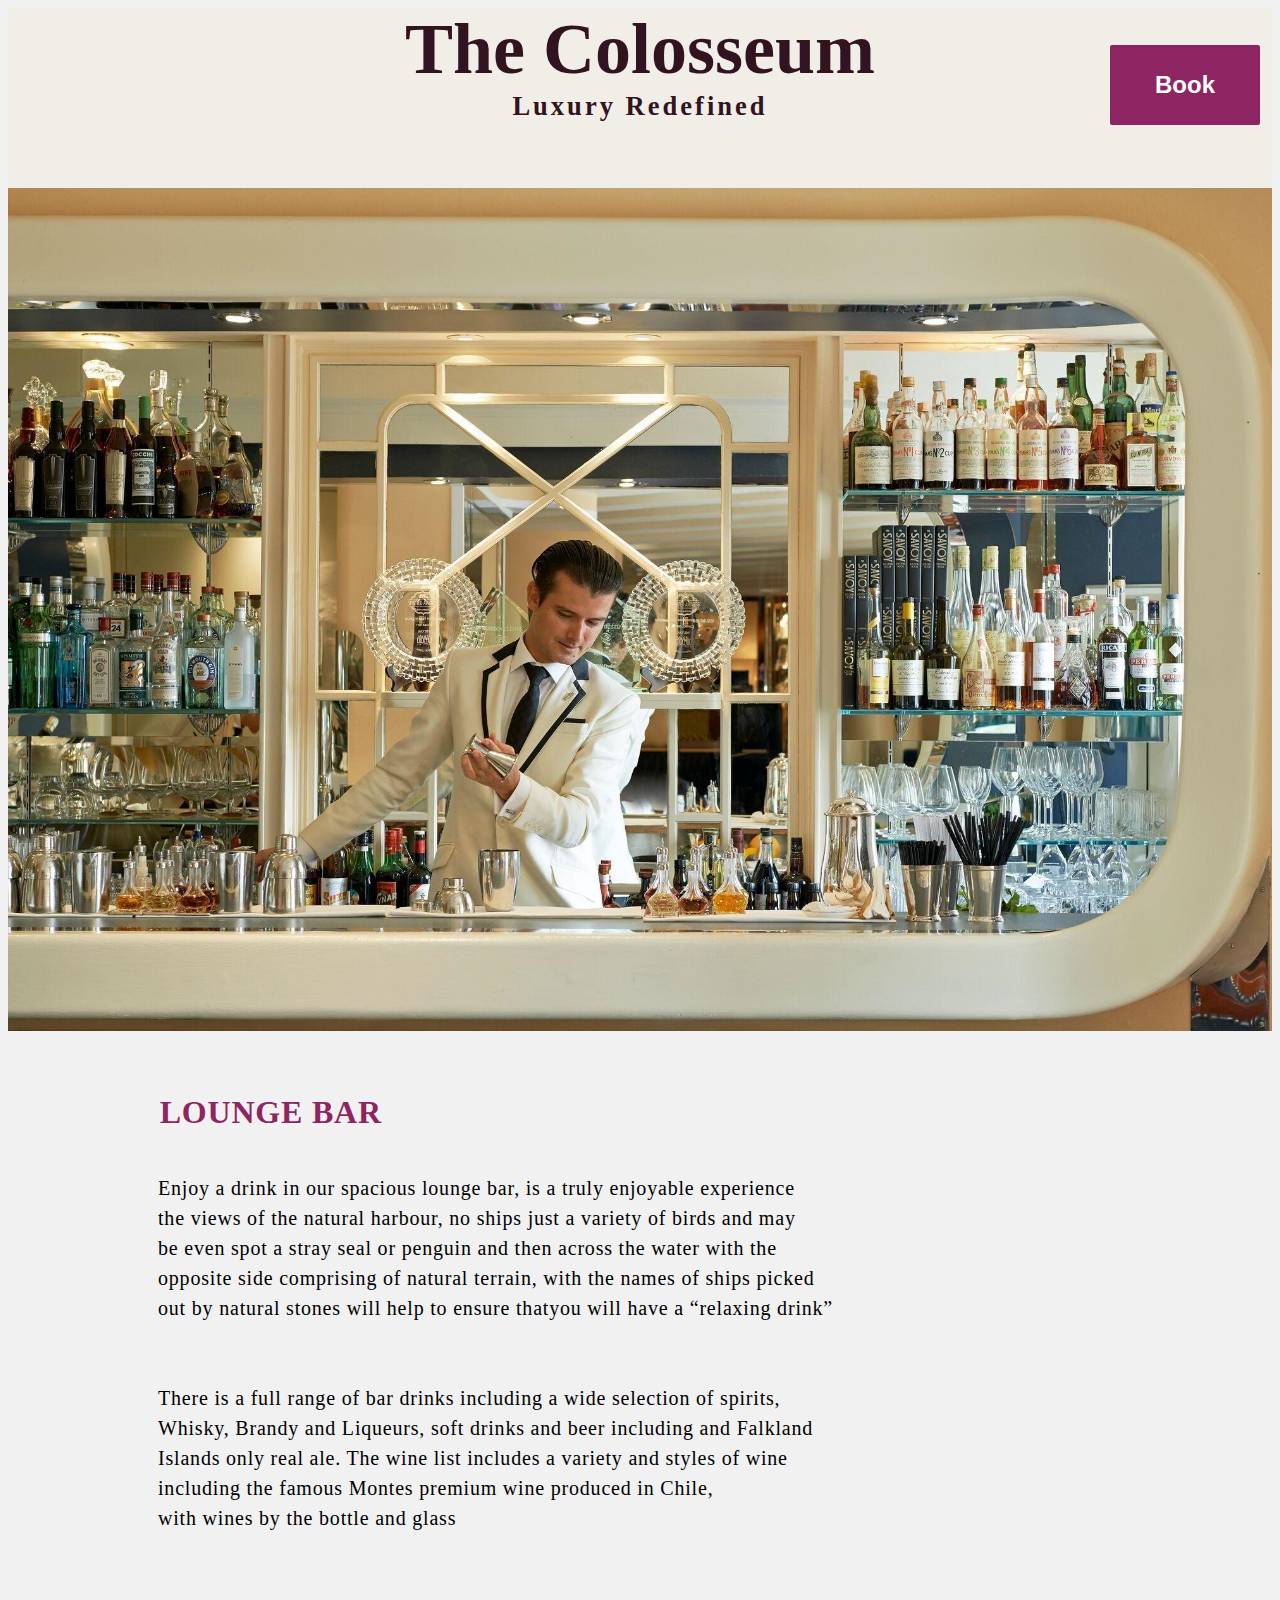
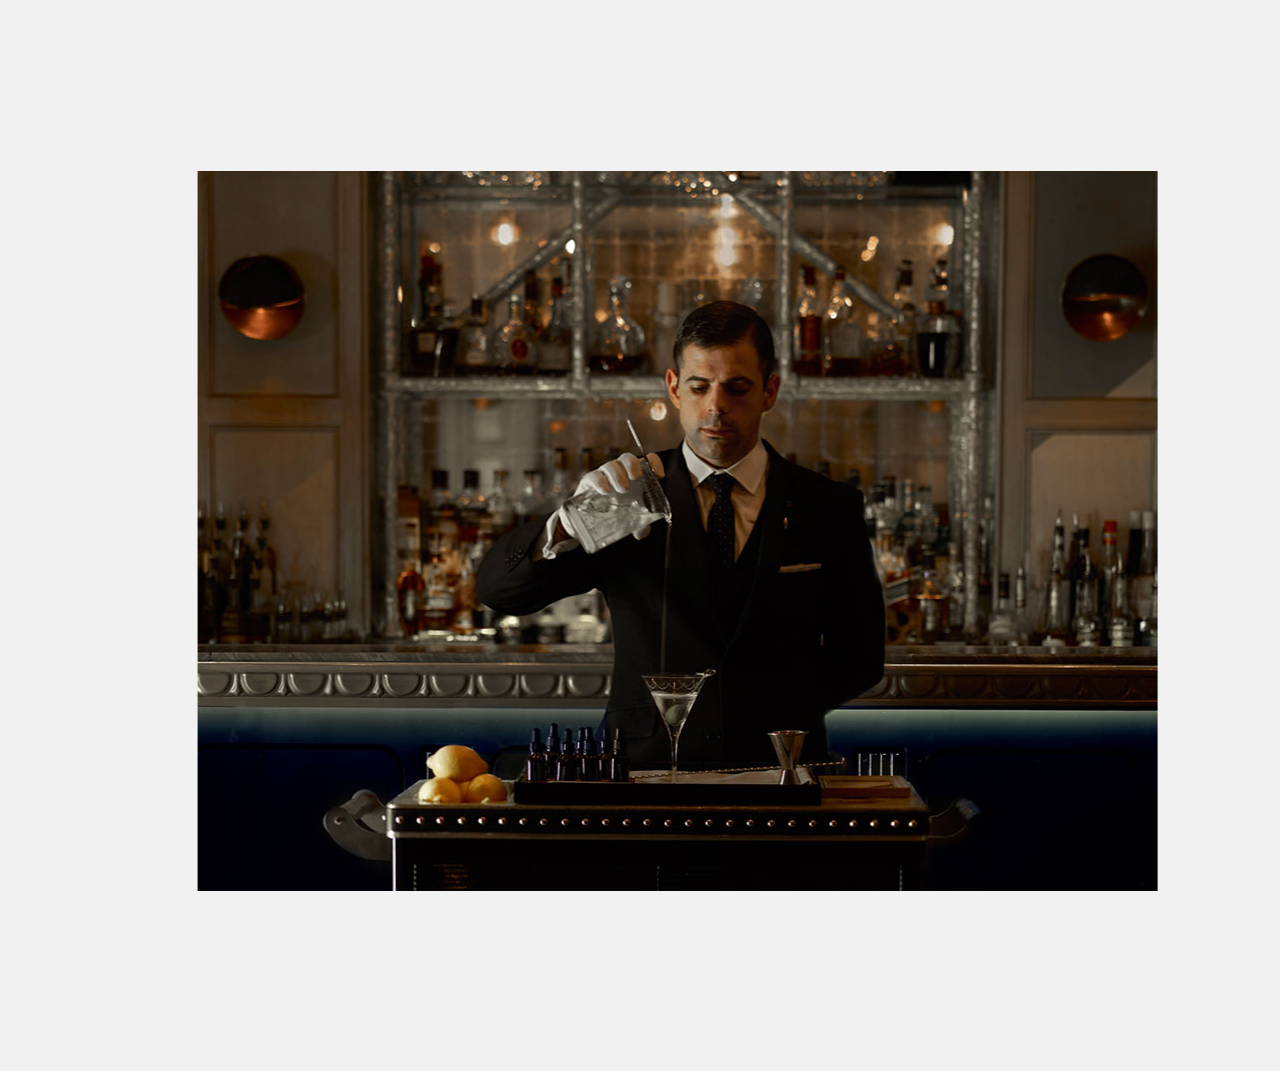
<file: site/bar.html>
<link rel="stylesheet"
	type="text/css"
	href="bar.css"
/>

<body>
<div class="topbar">
<div class"button"><a href="contact.html" style="text-decoration: none">
	<button type="button"><b><font color="white">Book</font></b></button>
</div></a>
<font size ="10">
<center><font color="#321320">
<div class="hotel">
	<font size="20"></font><p><font color="#321320"><h2><a href="index.html" style="text-decoration: none"><font color="#321320"> The Colosseum</h2></font></a>
	<font size="6px"> <h5>Luxury Redefined</h5></h5> </p></font></p></div></font></center></font></font></b></button></div></div>
</font></div></font>
</div>

<div class="pll">
	<img src="wwe.jpg" width="100%">
</div>
<div class="op">
	<h1>LOUNGE BAR</h1>
	<p>Enjoy a drink in our spacious lounge bar, is a truly enjoyable experience <br> the views of the natural harbour, no ships just a variety of birds and may<br> be even spot a stray seal or penguin and then across the water with the <br>opposite side comprising of natural terrain, with the names of ships picked<br> out by natural stones will help to ensure thatyou will have a “relaxing drink”
<br><br><br>
There is a full range of bar drinks including a wide selection of spirits,<br> Whisky, Brandy and Liqueurs, soft drinks and  beer including and Falkland<br> Islands only real ale.  The wine list includes a variety and styles of wine<br> including the famous Montes premium wine produced in Chile,<br> with wines by the bottle and glass</p>
</div>
<div class="pl">
	
</div>
<script type="text/javascript">function add_chatinline(){var hccid=54192494;var nt=document.createElement("script");nt.async=true;nt.src="https://www.mylivechat.com/chatinline.aspx?hccid="+hccid;var ct=document.getElementsByTagName("script")[0];ct.parentNode.insertBefore(nt,ct);
}
add_chatinline();</script>
</file>
<file: site/bar.css>
body{
background-color: #3331;

height: 100%;
overflow-y: scroll;
overflow-x: hidden;
font-family: "Luna";  
}
.topbar
{
	height: 20%;
	font-color: #86244d;
	font-family:sans-serif; 
	width: 100%;
background-color: #f1eee8;
background-attachment: fixed; 
}
h2
{
font-family:serif;
}
h5
{
	text-align-last: 70px;
	transform: translateY(-60px);
	font-family:serif;
	letter-spacing: 3px;
	font font-size: 3px; 

}
button
{
position:absolute;
top:5%;
right:20px;
font-style: arial,sans-serif;
font-size: 150%;
}
button
{
	font-color:white;
background:#8e2563;
color:white;
width:150px;
height:80px;
transition: .6s;
border:2px  solid #8e2563;
border-radius: 2px;
overflow: hidden;

}


button:focus {
	outline: none;

} 
button :before {
	content: '';
	width:130%;
	height:100%;
	top: 0;
	position:absolute;
	background:red;
transition: .3s;
z-index: -1;
opacity: .5s;
filter: blur(30px);
transform: translateX(-130px);
}

button :after {
	content: '';
	display: block;
	width:130%;
	height:100%;
	top: 100%;
	position:absolute;
	z-index: -1;
	opacity: 0;
	top: 0;
	filter: blur(30px);
	transform: translateX(-130px);


	background:red;
transition: .3s;

}
button:hover {
	color: red;
background: #441b2c;
cursor: pointer;
}
button:hover:before{
	transform: :translateX(300px);
	opacity: .6;
	transition: .7s;

}
button:hover:before{
	transform: :translateX(300px);
	opacity: 1;
	transition: .7s;
}	




p{
	position: absolute;
	left: 30px;
	font-size: 50px;
	letter-spacing: 3px;
background-attachment: fixed;
}
.op h1{
	color: #8e2563;
	margin-top: 5%;
	margin-left: 12%;
	font-family: serif "Luna";
	letter-spacing: 0.8px;
}
.op p{
		margin-left: 10%;
		line-height: 30px;
	font-family: sans-serif z-index;
	font-style: normal;
	letter-spacing: 0.8px;
	font-size: 125%;	
}
.pl {
	height: 100%;
	width: 100%;
	transform: translate(15%,60%);
	background-image:url(ago.jpg);
	background-repeat: no-repeat; 
			background-repeat:no-repeat;
	

	margin: 100px auto;
	animation: slide 20s infinite;
	transition: 3s;
	}

@keyframes slide{

0%{
background:url(ago.jpg);
		background-repeat:no-repeat;
}

20%{
	background:url(ago.jpg);
		background-repeat:no-repeat;	
}

25%{
	background-image:url(22.jpg)
	background-repeat:no-repeat;

}

70%{
	background:url(22.jpg);
	background-repeat:no-repeat;
}

75%{
	background:url(33.jpg);
	background-repeat:no-repeat;	
}


95%{
	background:url(33.jpg);
	background-repeat:no-repeat;	
}


100%{
	background:url(ago.jpg);
background-repeat:no-repeat;	
}	
}
.pl:hover{
 
}
</file>
